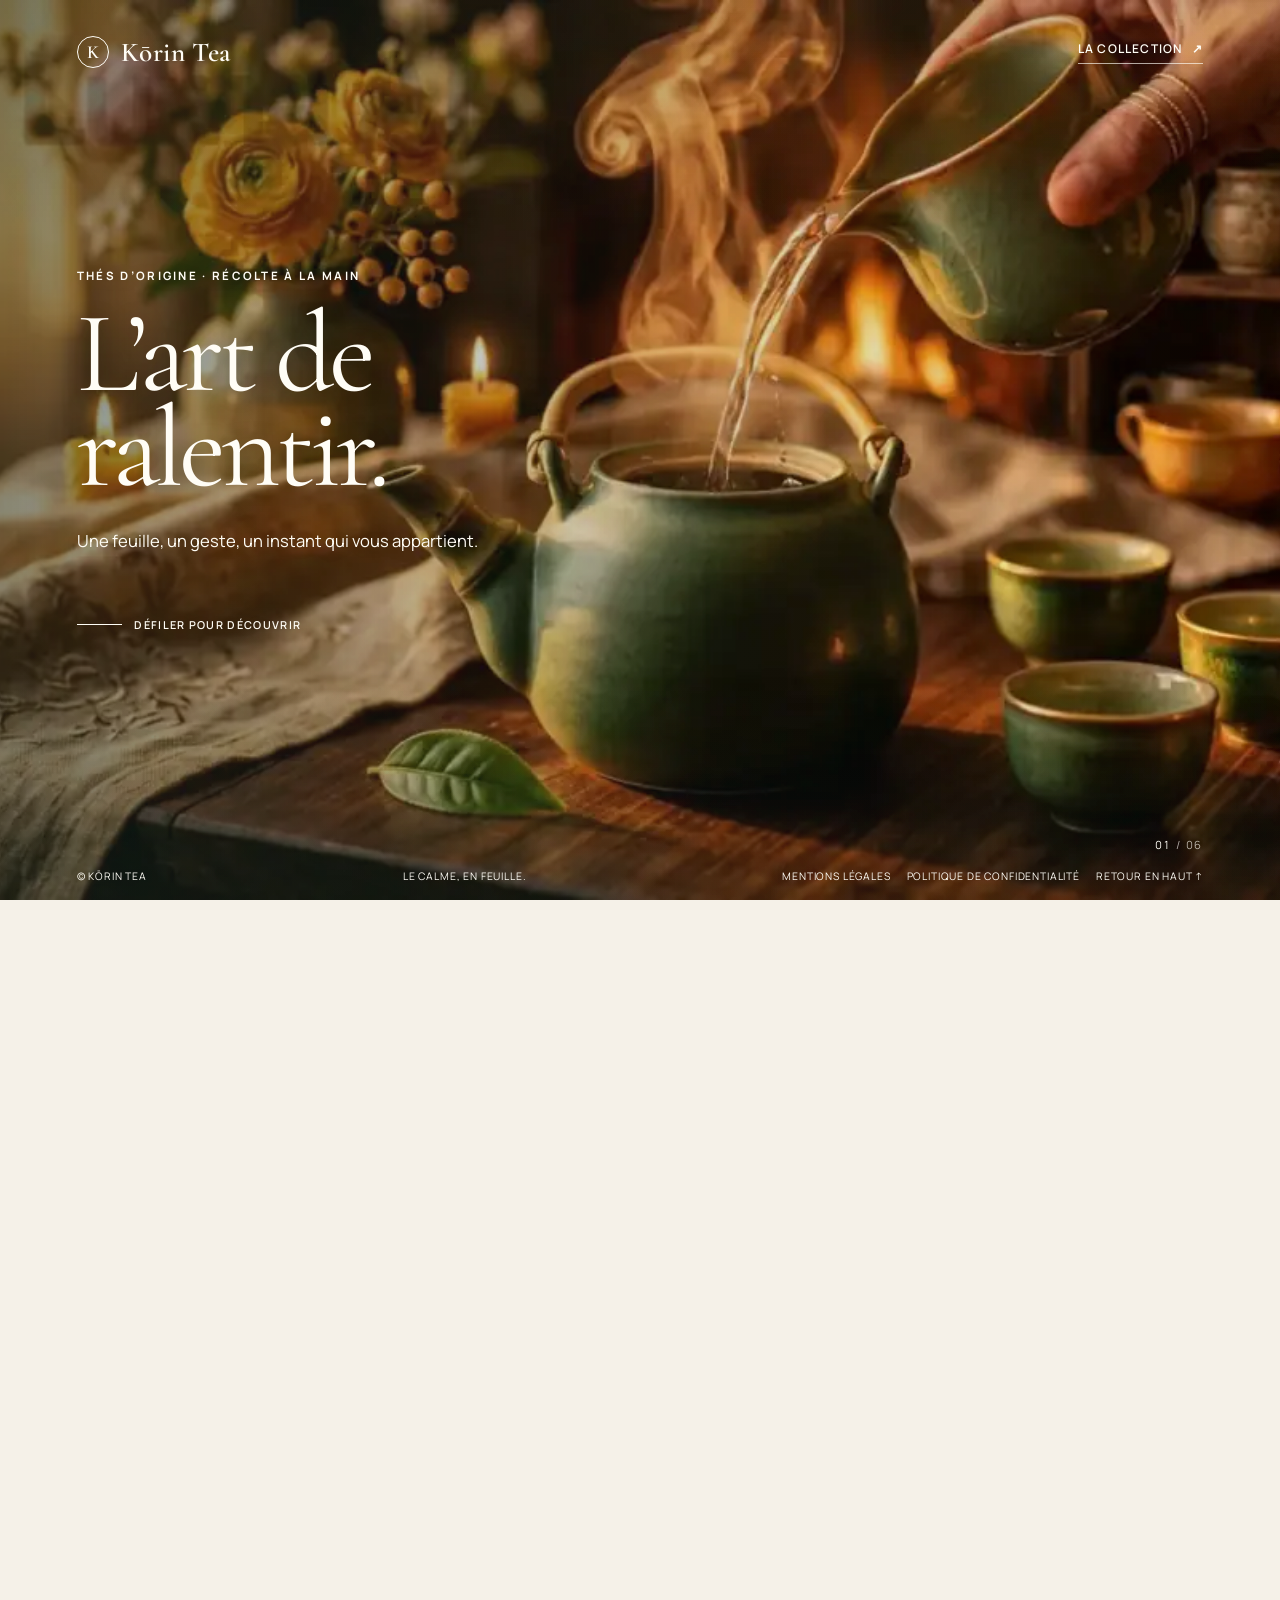
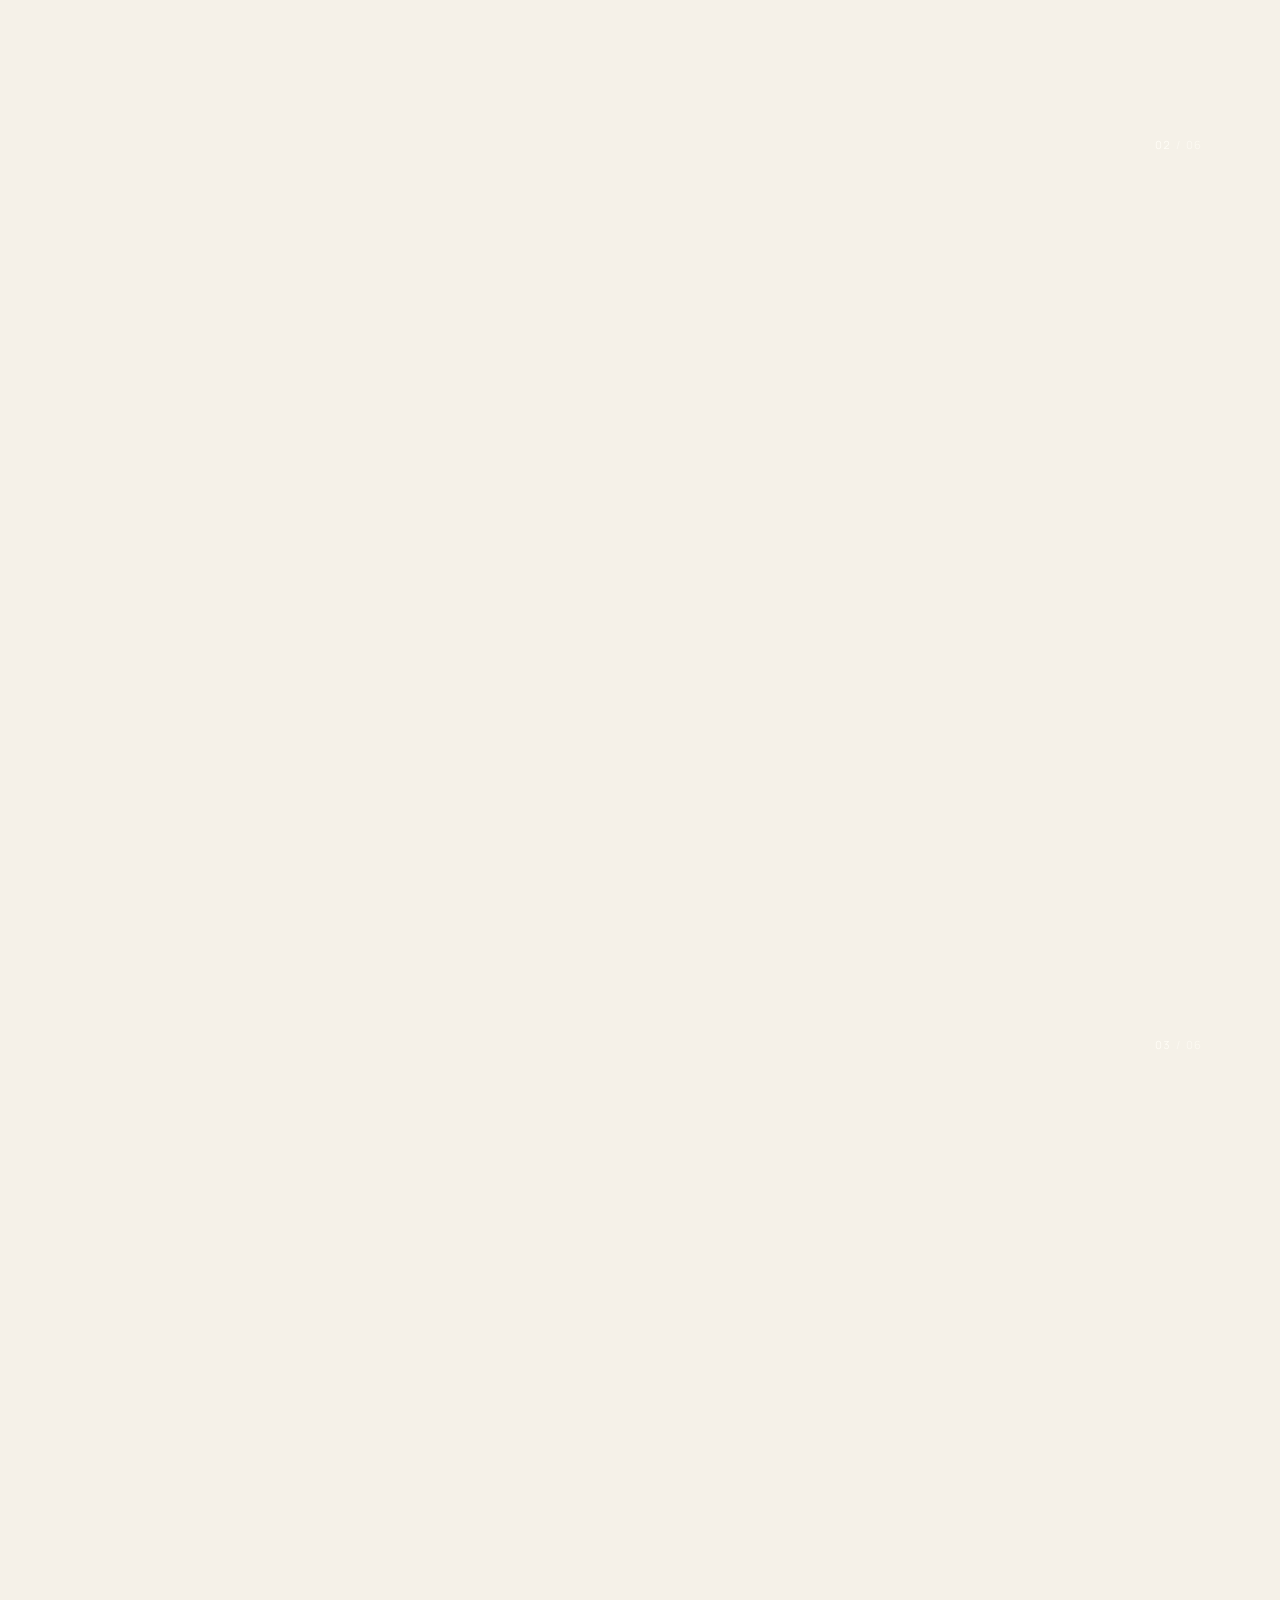
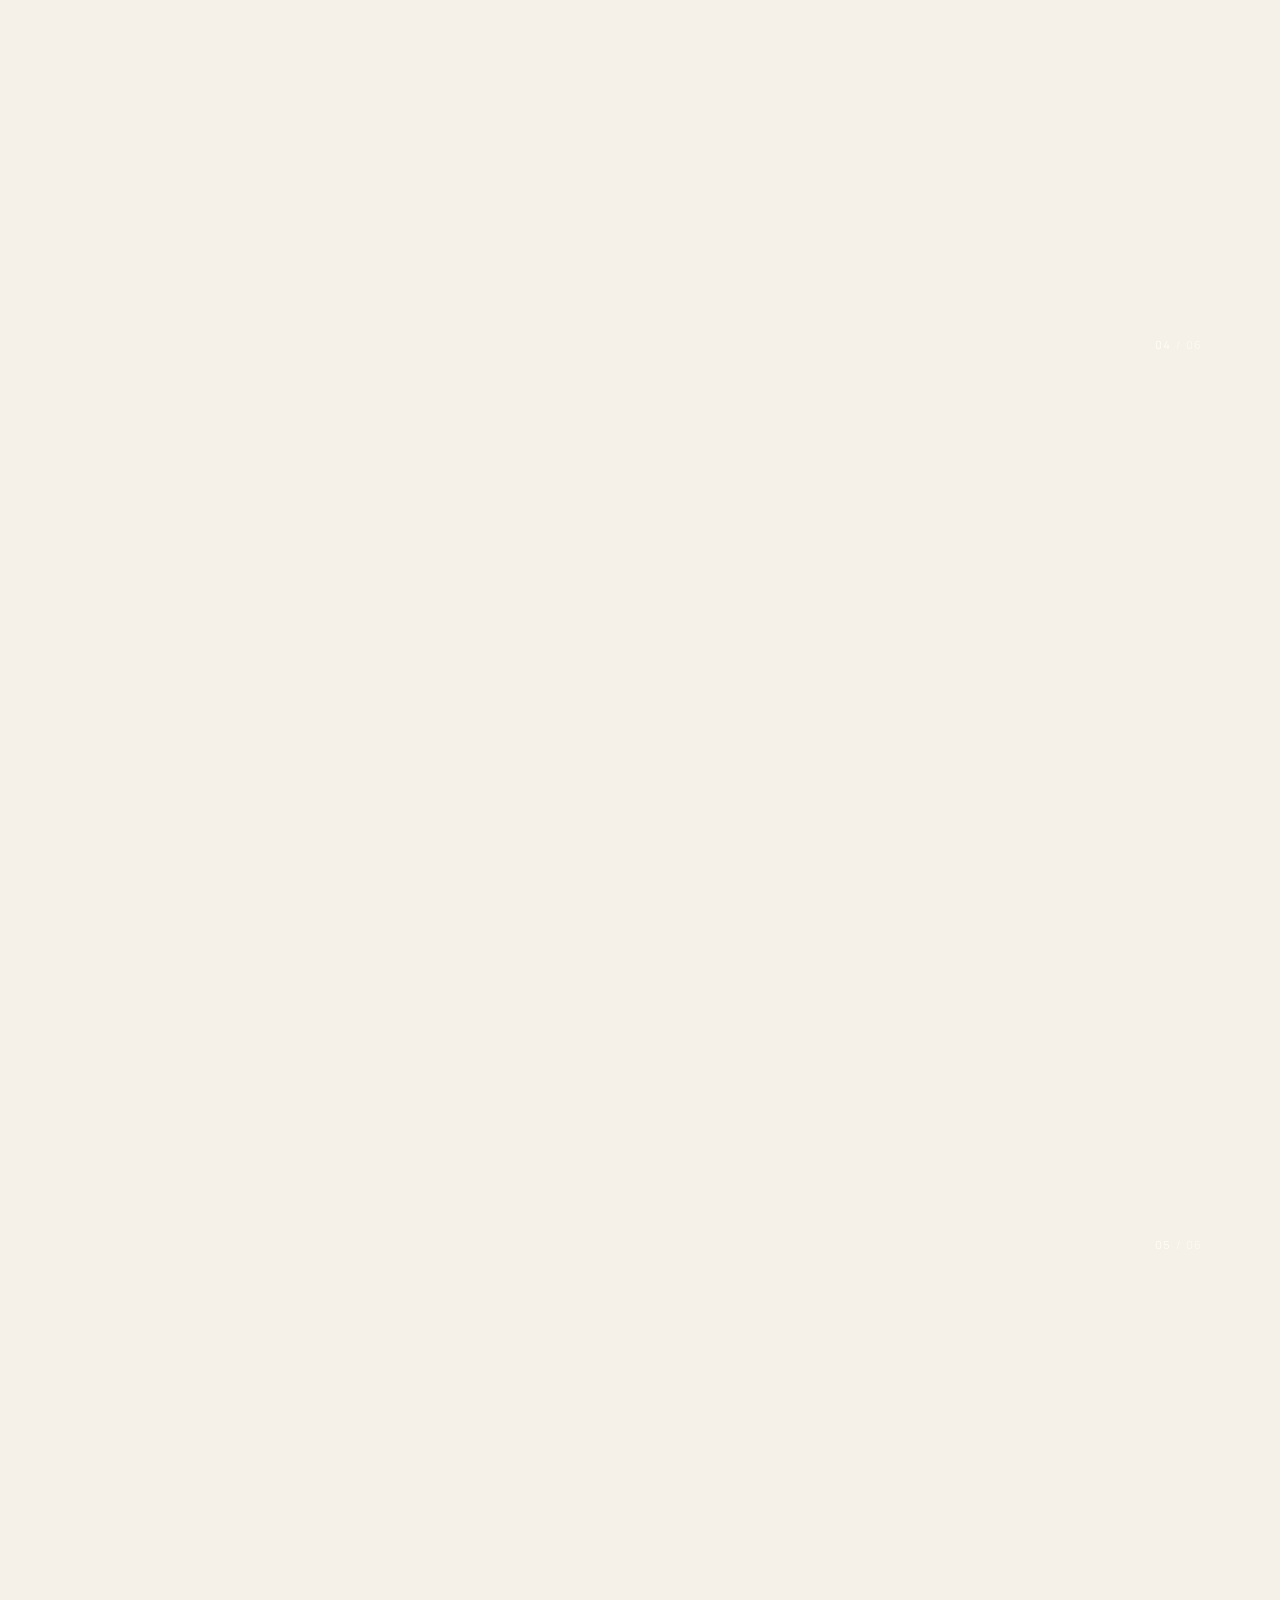
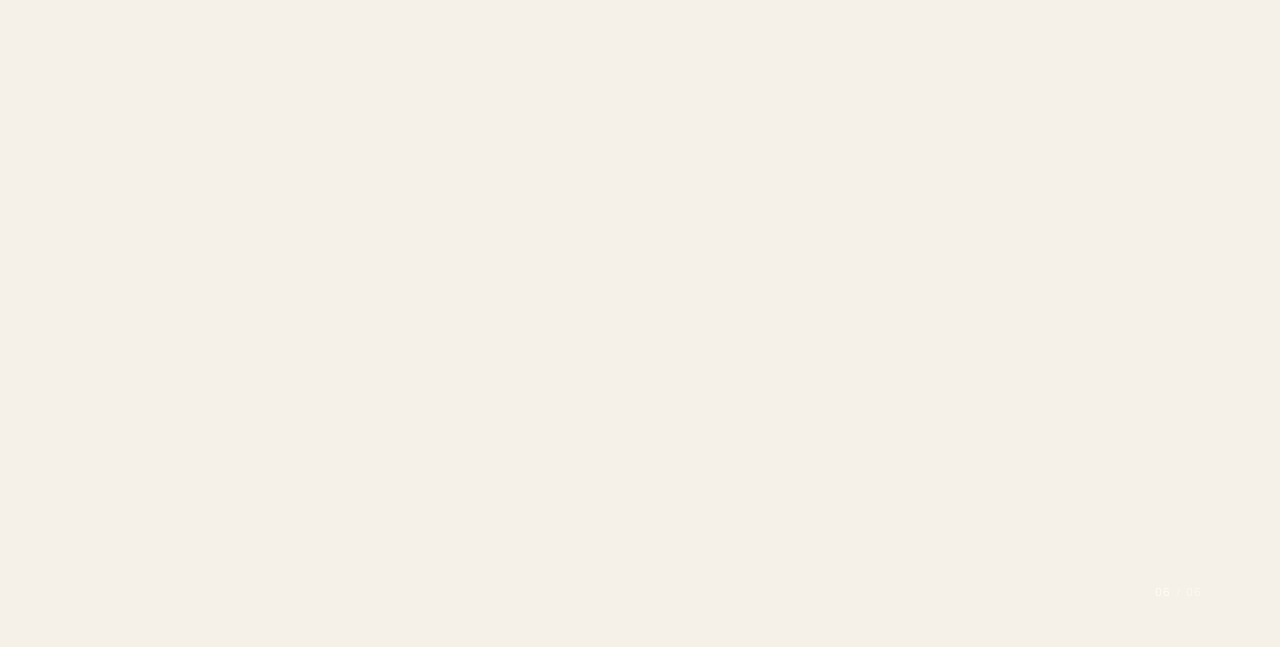
<file: index.html>
<!doctype html>
<html lang="fr">
  <head>
    <meta charset="utf-8" />
    <meta name="viewport" content="width=device-width, initial-scale=1" />
    <meta
      name="description"
      content="Kōrin Tea — thés japonais d’origine tracée, récoltés à la main. Découvrez le rituel du calme."
    />
    <meta name="theme-color" content="#f5f1e8" />
    <link rel="icon" type="image/svg+xml" href="/favicon.svg" />
    <meta property="og:type" content="website" />
    <meta property="og:locale" content="fr_FR" />
    <meta property="og:url" content="https://korin-tea.vercel.app/" />
    <meta property="og:title" content="Kōrin Tea — L’art de ralentir" />
    <meta
      property="og:description"
      content="Une feuille, un geste, un instant qui vous appartient. Découvrez les thés Kōrin."
    />
    <meta property="og:image" content="https://korin-tea.vercel.app/og-image.png" />
    <meta property="og:image:type" content="image/png" />
    <meta property="og:image:width" content="1200" />
    <meta property="og:image:height" content="630" />
    <meta property="og:image:alt" content="Kōrin Tea — L’art de ralentir." />
    <meta name="twitter:card" content="summary_large_image" />
    <meta name="twitter:title" content="Kōrin Tea — L’art de ralentir" />
    <meta
      name="twitter:description"
      content="Une feuille, un geste, un instant qui vous appartient. Découvrez les thés Kōrin."
    />
    <meta name="twitter:image" content="https://korin-tea.vercel.app/og-image.png" />
    <title>Kōrin Tea — L’art de ralentir</title>
    <link rel="preconnect" href="https://fonts.googleapis.com" />
    <link rel="preconnect" href="https://fonts.gstatic.com" crossorigin />
    <link
      href="https://fonts.googleapis.com/css2?family=Cormorant+Garamond:wght@400;500;600&family=Manrope:wght@400;500;600;700&display=swap"
      rel="stylesheet"
    />
    <link rel="stylesheet" href="style.css" />
    <script defer src="script.js"></script>
  </head>
  <body>
    <div class="loader" id="loader" role="status" aria-live="polite" aria-label="Chargement du site">
      <a class="wordmark loader-wordmark" href="#accueil" aria-label="Kōrin Tea, accueil">
        <span class="wordmark-seal" aria-hidden="true">K</span>
        <span>Kōrin Tea</span>
      </a>
      <p class="loader-label" id="loader-label">Préparation de votre rituel</p>
      <div class="loader-progress" role="progressbar" aria-label="Chargement des images" aria-valuemin="0" aria-valuemax="100" aria-valuenow="0">
        <span class="loader-progress-fill" id="loader-progress-fill"></span>
      </div>
      <p class="loader-percent" id="loader-percent">0%</p>
      <div class="loader-error" id="loader-error" hidden>
        <p id="loader-error-message"></p>
        <button class="text-button" id="retry-button" type="button">Réessayer</button>
      </div>
    </div>

    <div class="site" id="site">
      <canvas class="story-canvas" id="story-canvas" aria-hidden="true"></canvas>
      <div class="canvas-shade" aria-hidden="true"></div>

      <header class="site-header">
        <a class="wordmark" href="#accueil" aria-label="Kōrin Tea, accueil">
          <span class="wordmark-seal" aria-hidden="true">K</span>
          <span>Kōrin Tea</span>
        </a>
        <a class="header-link" href="#decouvrir">La collection <span aria-hidden="true">↗</span></a>
      </header>

      <main>
        <div class="story-track" id="story-track">
          <section class="story-scene scene-hero" id="accueil" aria-labelledby="hero-title">
            <div class="scene-copy scene-copy-left">
              <p class="scene-kicker">Thés d’origine · récolte à la main</p>
              <h1 id="hero-title">L’art de<br />ralentir.</h1>
              <p class="scene-description">Une feuille, un geste, un instant qui vous appartient.</p>
              <a class="scroll-cue" href="#origine"><span class="scroll-cue-line"></span>Défiler pour découvrir</a>
            </div>
            <p class="scene-index" aria-hidden="true">01 <span>/ 06</span></p>
          </section>

          <section class="story-scene scene-origin" id="origine" aria-labelledby="origin-title">
            <div class="scene-copy scene-copy-right">
              <p class="scene-kicker">Uji, Kyoto · Japon</p>
              <h2 id="origin-title">Le temps<br />des collines.</h2>
              <p class="scene-description">Cueilli à la main, au sommet des collines. Chaque feuille suit la saison et la lumière.</p>
              <p class="scene-note">Origine tracée. Savoir-faire transmis.</p>
            </div>
            <p class="scene-index" aria-hidden="true">02 <span>/ 06</span></p>
          </section>

          <section class="story-scene scene-ritual" id="rituel" aria-labelledby="ritual-title">
            <div class="scene-copy scene-copy-left">
              <p class="scene-kicker">Le geste juste</p>
              <h2 id="ritual-title">Chaque tasse,<br />un instant à soi.</h2>
              <p class="scene-description">L’eau, la céramique, le mouvement. La journée trouve enfin son propre rythme.</p>
              <p class="scene-note">Respirer. Verser. Savourer.</p>
            </div>
            <p class="scene-index" aria-hidden="true">03 <span>/ 06</span></p>
          </section>

          <section class="story-scene scene-collection" id="collection" aria-labelledby="collection-title">
            <div class="scene-copy scene-copy-right">
              <p class="scene-kicker">La collection Kōrin</p>
              <h2 id="collection-title">Quatre thés.<br />Un seul rituel.</h2>
              <p class="scene-description">Matcha, sencha, hojicha et thé blanc : quatre expressions d’un même calme.</p>
              <div class="tea-list" aria-label="Les quatre thés de la collection">
                <span>Matcha</span><span>Sencha</span><span>Hojicha</span><span>Thé blanc</span>
              </div>
            </div>
            <p class="scene-index" aria-hidden="true">04 <span>/ 06</span></p>
          </section>

          <section class="story-scene scene-cta" id="decouvrir" aria-labelledby="cta-title">
            <div class="scene-copy scene-copy-center">
              <p class="scene-kicker">Votre pause commence ici</p>
              <h2 id="cta-title">Commencez<br />votre rituel.</h2>
              <p class="scene-description">Choisissez votre thé. Accordez-vous le temps.</p>
              <a class="button" href="#contact">Écrire à l’atelier <span aria-hidden="true">↗</span></a>
            </div>
            <p class="scene-index" aria-hidden="true">05 <span>/ 06</span></p>
          </section>

          <section class="story-scene scene-contact" id="contact" aria-labelledby="contact-title">
            <div class="scene-copy scene-copy-center">
              <p class="scene-kicker">Nous écrire</p>
              <h2 id="contact-title">Une question<br />sur le thé ?</h2>
              <p class="scene-description">Parlons de votre rituel, de vos envies ou d’une commande sur mesure.</p>

              <form
                class="contact-form"
                action="https://form.jotform.com/262863228006557"
                method="POST"
                accept-charset="UTF-8"
              >
                <div class="field-row">
                  <label class="field">
                    <span>Nom</span>
                    <input type="text" name="name" placeholder="Votre nom" autocomplete="name" required />
                  </label>
                  <label class="field">
                    <span>Email</span>
                    <input type="email" name="email" placeholder="votre@email.com" autocomplete="email" required />
                  </label>
                </div>

                <label class="field">
                  <span>Message</span>
                  <textarea name="message" rows="4" placeholder="Décrivez votre demande…" required></textarea>
                </label>

                <div class="form-actions">
                  <button class="button contact-submit" type="submit">Envoyer ma demande <span aria-hidden="true">↗</span></button>
                  <p class="form-note">Réponse sous 24h · Formulaire sécurisé Jotform</p>
                </div>

                <p class="form-status" role="status" aria-live="polite" hidden>
                  Merci. Votre message a bien été préparé et sera transmis rapidement.
                </p>
              </form>
            </div>
            <p class="scene-index" aria-hidden="true">06 <span>/ 06</span></p>
          </section>
        </div>
      </main>

      <footer class="site-footer">
        <span>© Kōrin Tea</span>
        <span>Le calme, en feuille.</span>
        <div class="footer-links">
          <a href="mentions-legales.html">Mentions légales</a>
          <a href="politique-confidentialite.html">Politique de confidentialité</a>
          <a href="#accueil">Retour en haut ↑</a>
        </div>
      </footer>
    </div>

    <noscript>
      <style>
        .loader { display: none !important; }
        .site { min-height: 100vh; opacity: 1; }
        .story-canvas { display: none; }
        .canvas-shade { background: rgba(20, 36, 28, 0.82); }
      </style>
      <p class="noscript-message">Activez JavaScript pour profiter du défilement animé. Le récit reste accessible ci-dessous.</p>
    </noscript>
  </body>
</html>
</file>
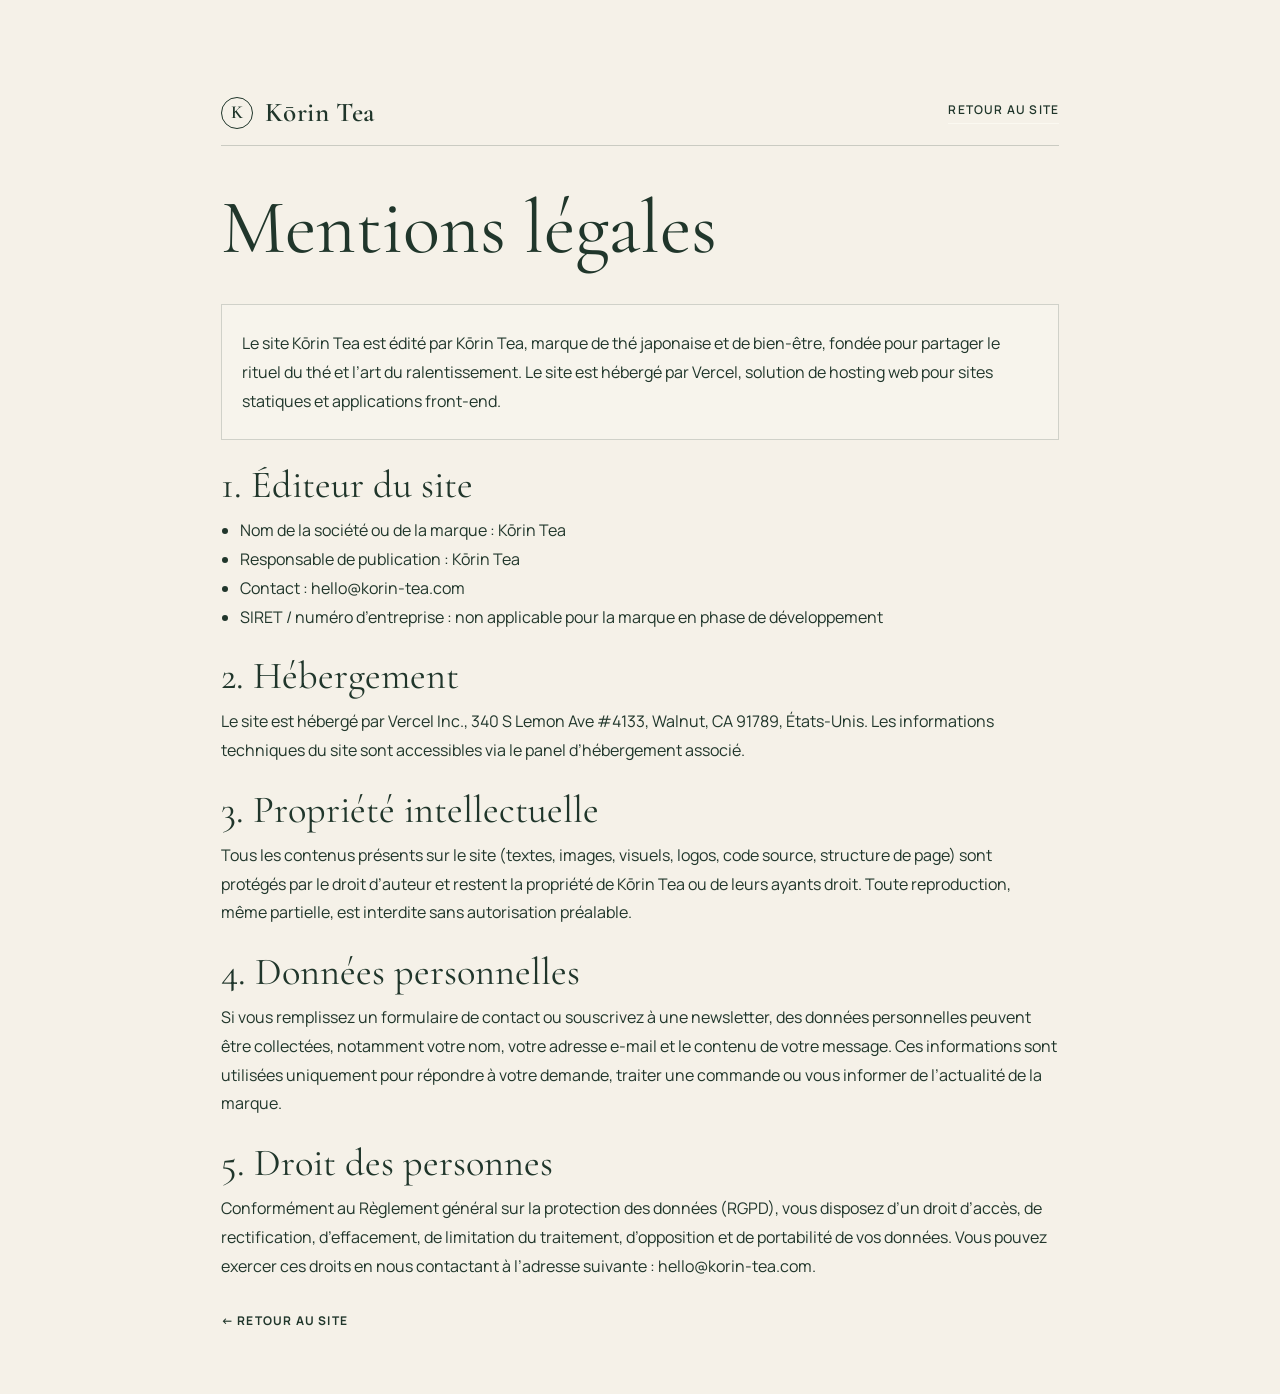
<file: mentions-legales.html>
<!doctype html>
<html lang="fr">
  <head>
    <meta charset="utf-8" />
    <meta name="viewport" content="width=device-width, initial-scale=1" />
    <meta name="description" content="Mentions légales de Kōrin Tea." />
    <title>Mentions légales — Kōrin Tea</title>
    <link rel="preconnect" href="https://fonts.googleapis.com" />
    <link rel="preconnect" href="https://fonts.gstatic.com" crossorigin />
    <link
      href="https://fonts.googleapis.com/css2?family=Cormorant+Garamond:wght@400;500;600&family=Manrope:wght@400;500;600;700&display=swap"
      rel="stylesheet"
    />
    <link rel="stylesheet" href="style.css" />
  </head>
  <body class="legal-page">
    <div class="legal-shell">
      <header class="legal-header">
        <a class="wordmark" href="index.html" aria-label="Kōrin Tea, accueil">
          <span class="wordmark-seal" aria-hidden="true">K</span>
          <span>Kōrin Tea</span>
        </a>
        <a href="index.html" class="header-link">Retour au site</a>
      </header>

      <main class="legal-content">
        <h1>Mentions légales</h1>

        <div class="legal-card">
          <p>
            Le site Kōrin Tea est édité par Kōrin Tea, marque de thé japonaise et de bien-être,
            fondée pour partager le rituel du thé et l’art du ralentissement. Le site est hébergé
            par Vercel, solution de hosting web pour sites statiques et applications front-end.
          </p>
        </div>

        <section>
          <h2>1. Éditeur du site</h2>
          <ul>
            <li>Nom de la société ou de la marque : Kōrin Tea</li>
            <li>Responsable de publication : Kōrin Tea</li>
            <li>Contact : hello@korin-tea.com</li>
            <li>SIRET / numéro d’entreprise : non applicable pour la marque en phase de développement</li>
          </ul>
        </section>

        <section>
          <h2>2. Hébergement</h2>
          <p>
            Le site est hébergé par Vercel Inc., 340 S Lemon Ave #4133, Walnut, CA 91789, États-Unis.
            Les informations techniques du site sont accessibles via le panel d’hébergement associé.
          </p>
        </section>

        <section>
          <h2>3. Propriété intellectuelle</h2>
          <p>
            Tous les contenus présents sur le site (textes, images, visuels, logos, code source,
            structure de page) sont protégés par le droit d’auteur et restent la propriété de
            Kōrin Tea ou de leurs ayants droit. Toute reproduction, même partielle, est interdite
            sans autorisation préalable.
          </p>
        </section>

        <section>
          <h2>4. Données personnelles</h2>
          <p>
            Si vous remplissez un formulaire de contact ou souscrivez à une newsletter, des données
            personnelles peuvent être collectées, notamment votre nom, votre adresse e-mail et le
            contenu de votre message. Ces informations sont utilisées uniquement pour répondre à
            votre demande, traiter une commande ou vous informer de l’actualité de la marque.
          </p>
        </section>

        <section>
          <h2>5. Droit des personnes</h2>
          <p>
            Conformément au Règlement général sur la protection des données (RGPD), vous disposez
            d’un droit d’accès, de rectification, d’effacement, de limitation du traitement, d’opposition
            et de portabilité de vos données. Vous pouvez exercer ces droits en nous contactant à l’adresse
            suivante : hello@korin-tea.com.
          </p>
        </section>
      </main>

      <a class="legal-back" href="index.html">← Retour au site</a>
    </div>
  </body>
</html>
</file>
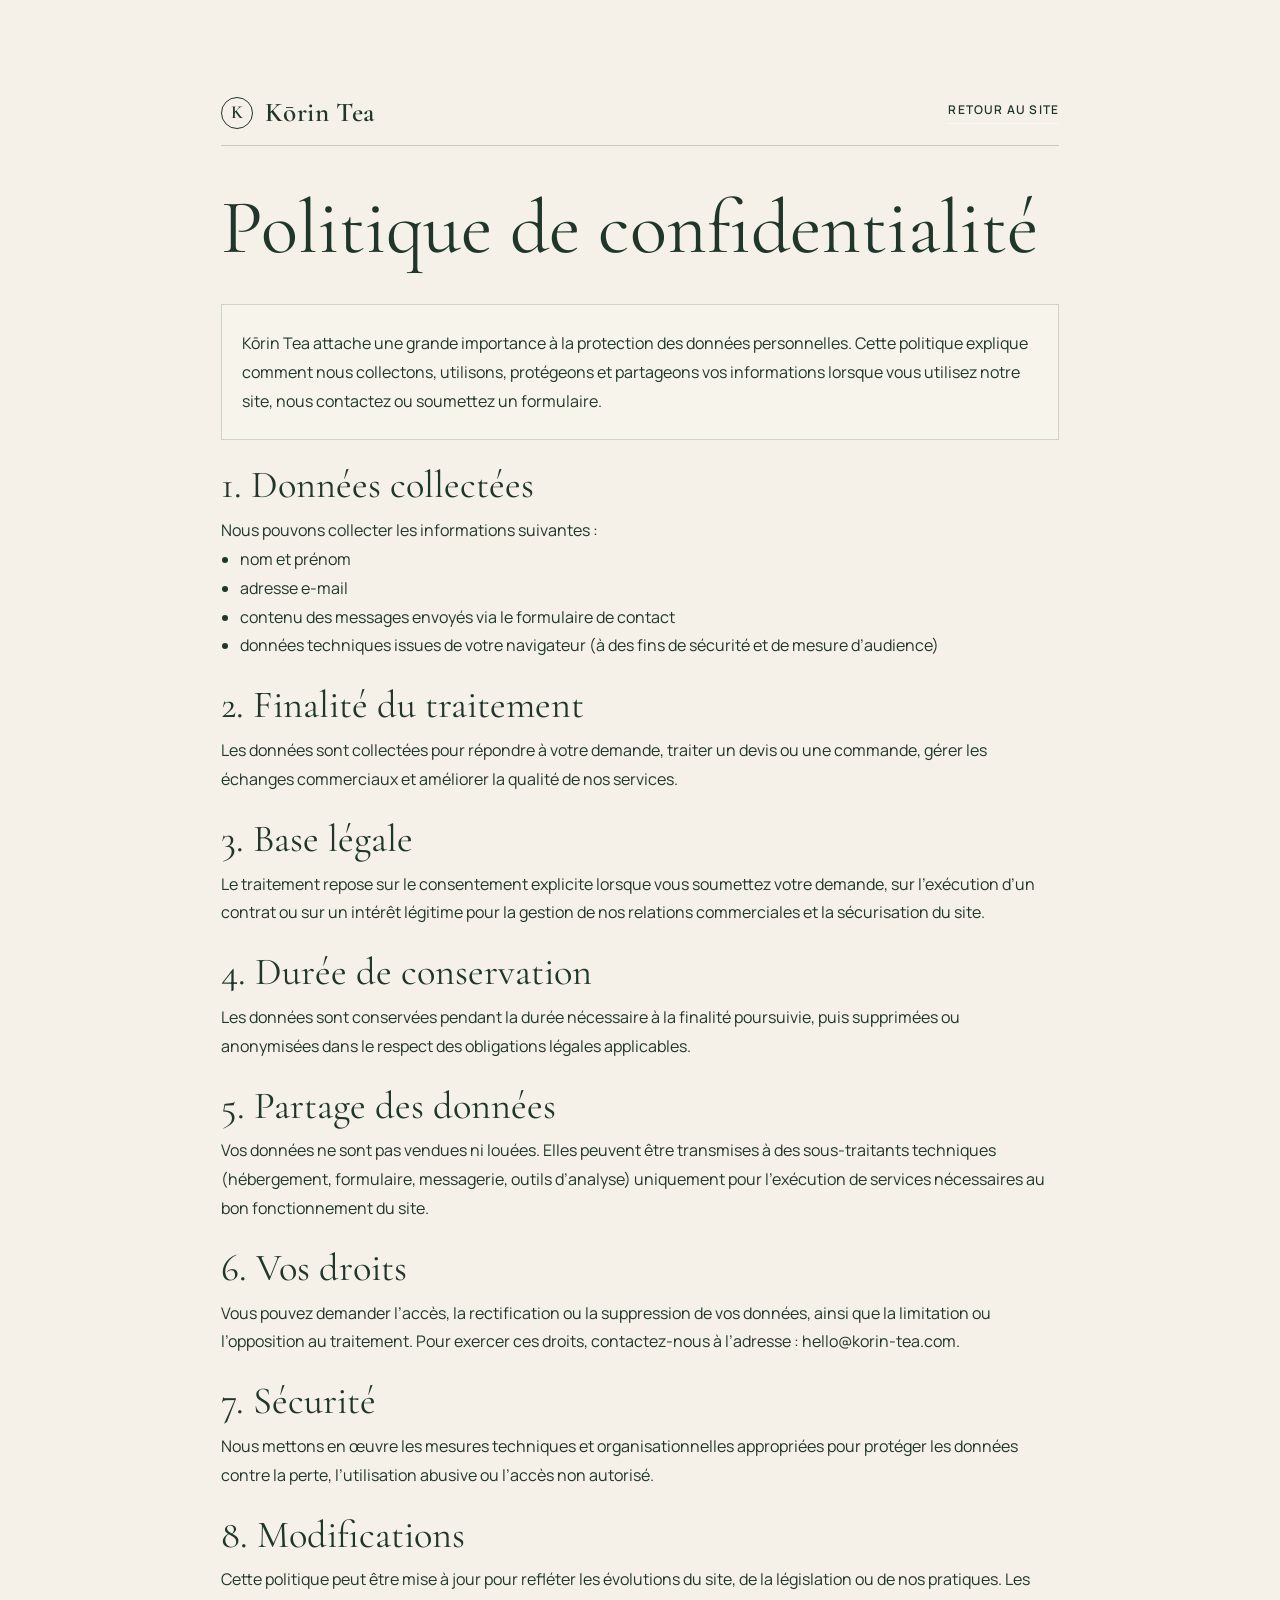
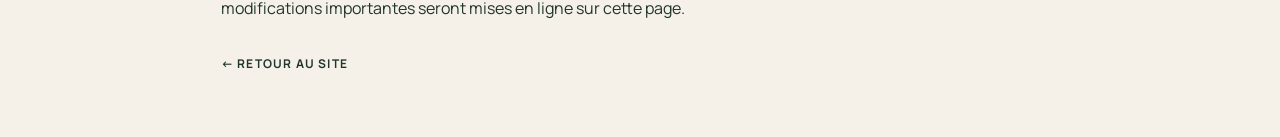
<file: politique-confidentialite.html>
<!doctype html>
<html lang="fr">
  <head>
    <meta charset="utf-8" />
    <meta name="viewport" content="width=device-width, initial-scale=1" />
    <meta name="description" content="Politique de confidentialité de Kōrin Tea." />
    <title>Politique de confidentialité — Kōrin Tea</title>
    <link rel="preconnect" href="https://fonts.googleapis.com" />
    <link rel="preconnect" href="https://fonts.gstatic.com" crossorigin />
    <link
      href="https://fonts.googleapis.com/css2?family=Cormorant+Garamond:wght@400;500;600&family=Manrope:wght@400;500;600;700&display=swap"
      rel="stylesheet"
    />
    <link rel="stylesheet" href="style.css" />
  </head>
  <body class="legal-page">
    <div class="legal-shell">
      <header class="legal-header">
        <a class="wordmark" href="index.html" aria-label="Kōrin Tea, accueil">
          <span class="wordmark-seal" aria-hidden="true">K</span>
          <span>Kōrin Tea</span>
        </a>
        <a href="index.html" class="header-link">Retour au site</a>
      </header>

      <main class="legal-content">
        <h1>Politique de confidentialité</h1>

        <div class="legal-card">
          <p>
            Kōrin Tea attache une grande importance à la protection des données personnelles. Cette
            politique explique comment nous collectons, utilisons, protégeons et partageons vos
            informations lorsque vous utilisez notre site, nous contactez ou soumettez un formulaire.
          </p>
        </div>

        <section>
          <h2>1. Données collectées</h2>
          <p>Nous pouvons collecter les informations suivantes :</p>
          <ul>
            <li>nom et prénom</li>
            <li>adresse e-mail</li>
            <li>contenu des messages envoyés via le formulaire de contact</li>
            <li>données techniques issues de votre navigateur (à des fins de sécurité et de mesure d’audience)</li>
          </ul>
        </section>

        <section>
          <h2>2. Finalité du traitement</h2>
          <p>
            Les données sont collectées pour répondre à votre demande, traiter un devis ou une
            commande, gérer les échanges commerciaux et améliorer la qualité de nos services.
          </p>
        </section>

        <section>
          <h2>3. Base légale</h2>
          <p>
            Le traitement repose sur le consentement explicite lorsque vous soumettez votre demande,
            sur l’exécution d’un contrat ou sur un intérêt légitime pour la gestion de nos relations
            commerciales et la sécurisation du site.
          </p>
        </section>

        <section>
          <h2>4. Durée de conservation</h2>
          <p>
            Les données sont conservées pendant la durée nécessaire à la finalité poursuivie, puis
            supprimées ou anonymisées dans le respect des obligations légales applicables.
          </p>
        </section>

        <section>
          <h2>5. Partage des données</h2>
          <p>
            Vos données ne sont pas vendues ni louées. Elles peuvent être transmises à des sous-traitants
            techniques (hébergement, formulaire, messagerie, outils d’analyse) uniquement pour l’exécution
            de services nécessaires au bon fonctionnement du site.
          </p>
        </section>

        <section>
          <h2>6. Vos droits</h2>
          <p>
            Vous pouvez demander l’accès, la rectification ou la suppression de vos données, ainsi que la
            limitation ou l’opposition au traitement. Pour exercer ces droits, contactez-nous à l’adresse :
            hello@korin-tea.com.
          </p>
        </section>

        <section>
          <h2>7. Sécurité</h2>
          <p>
            Nous mettons en œuvre les mesures techniques et organisationnelles appropriées pour protéger
            les données contre la perte, l’utilisation abusive ou l’accès non autorisé.
          </p>
        </section>

        <section>
          <h2>8. Modifications</h2>
          <p>
            Cette politique peut être mise à jour pour refléter les évolutions du site, de la législation
            ou de nos pratiques. Les modifications importantes seront mises en ligne sur cette page.
          </p>
        </section>
      </main>

      <a class="legal-back" href="index.html">← Retour au site</a>
    </div>
  </body>
</html>
</file>
<file: style.css>
:root {
  color-scheme: light;
  --color-background: #f5f1e8;
  --color-text: #20362b;
  --color-accent: #47684d;
  --color-secondary: #765538;
  --color-border: #7b8a78;
  --font-heading: "Cormorant Garamond", Georgia, serif;
  --font-body: "Manrope", Arial, sans-serif;
  --gutter: clamp(1.25rem, 6vw, 6.5rem);
  --ease-silk: cubic-bezier(0.22, 1, 0.36, 1);
}

* {
  box-sizing: border-box;
}

html {
  scroll-behavior: smooth;
  background: var(--color-background);
  scrollbar-color: var(--color-accent) var(--color-background);
}

body {
  margin: 0;
  min-width: 320px;
  background: var(--color-background);
  color: var(--color-text);
  font-family: var(--font-body);
  -webkit-font-smoothing: antialiased;
  text-rendering: optimizeLegibility;
}

::selection {
  color: var(--color-background);
  background: var(--color-accent);
}

a {
  color: inherit;
  text-underline-offset: 0.25em;
}

a:focus-visible,
button:focus-visible {
  outline: 2px solid var(--color-secondary);
  outline-offset: 5px;
}

.loader {
  position: fixed;
  z-index: 20;
  inset: 0;
  display: grid;
  align-content: center;
  justify-items: center;
  gap: 1.15rem;
  padding: 2rem;
  background: var(--color-background);
  transition: opacity 600ms var(--ease-silk), visibility 600ms;
}

.loader.is-done {
  visibility: hidden;
  opacity: 0;
  pointer-events: none;
}

.loader-wordmark {
  margin-bottom: 2rem;
}

.loader-label,
.loader-percent {
  margin: 0;
  color: var(--color-text);
  font-size: 0.8rem;
  letter-spacing: 0.12em;
  text-transform: uppercase;
}

.loader-progress {
  width: min(18rem, 72vw);
  height: 2px;
  overflow: hidden;
  background: #d6d8ce;
}

.loader-progress-fill {
  display: block;
  width: 0;
  height: 100%;
  background: var(--color-accent);
  transition: width 160ms linear;
}

.loader-percent {
  font-variant-numeric: tabular-nums;
}

.loader-error {
  max-width: 29rem;
  color: var(--color-text);
  text-align: center;
  line-height: 1.7;
}

.loader-error[hidden] {
  display: none;
}

.text-button {
  padding: 0.5rem 0;
  border: 0;
  border-bottom: 1px solid var(--color-accent);
  background: transparent;
  color: var(--color-accent);
  font: 700 0.85rem var(--font-body);
  cursor: pointer;
}

.site {
  min-height: 100%;
  overflow: clip;
  opacity: 0;
  transition: opacity 800ms ease;
}

.site.is-ready {
  opacity: 1;
}

.story-canvas,
.canvas-shade {
  position: fixed;
  z-index: 0;
  inset: 0;
  width: 100%;
  height: 100%;
}

.story-canvas {
  display: block;
  background: #d6d9c9;
}

.canvas-shade {
  pointer-events: none;
  background:
    linear-gradient(90deg, rgba(20, 36, 28, 0.5) 0%, rgba(20, 36, 28, 0.15) 54%, rgba(20, 36, 28, 0.02) 100%),
    linear-gradient(0deg, rgba(20, 36, 28, 0.3), transparent 24%, transparent 75%, rgba(20, 36, 28, 0.16));
}

.site-header,
.site-footer {
  position: absolute;
  z-index: 3;
  right: var(--gutter);
  left: var(--gutter);
  display: flex;
  align-items: center;
  justify-content: space-between;
  color: #fffdf6;
}

.site-header {
  top: 0;
  min-height: 6.5rem;
}

.wordmark {
  display: inline-flex;
  align-items: center;
  gap: 0.75rem;
  color: var(--color-text);
  font-family: var(--font-heading);
  font-size: 1.7rem;
  font-weight: 600;
  letter-spacing: 0.02em;
  text-decoration: none;
}

.site-header .wordmark,
.loader-wordmark {
  color: #fffdf6;
}

.wordmark-seal {
  display: grid;
  width: 2rem;
  height: 2rem;
  place-items: center;
  border: 1px solid currentColor;
  border-radius: 50%;
  font-size: 1.15rem;
  line-height: 1;
}

.header-link {
  padding-bottom: 0.35rem;
  border-bottom: 1px solid rgba(255, 253, 246, 0.65);
  font-size: 0.75rem;
  font-weight: 600;
  letter-spacing: 0.1em;
  text-decoration: none;
  text-transform: uppercase;
}

.header-link span {
  padding-left: 0.4rem;
}

.story-track {
  position: relative;
  z-index: 1;
}

.story-scene {
  position: relative;
  display: flex;
  min-height: 100svh;
  align-items: center;
  padding: 8rem var(--gutter);
  color: #fffdf6;
  scroll-margin-top: 0;
}

.scene-copy {
  width: min(38rem, 55vw);
  opacity: 0;
  transform: translateY(18px);
  transition: opacity 260ms ease, transform 260ms ease;
  text-shadow: 0 2px 24px rgba(16, 31, 23, 0.2);
}

.story-scene.is-visible .scene-copy {
  opacity: 1;
  transform: translateY(0);
}

.scene-copy-left {
  margin-right: auto;
}

.scene-copy-right {
  margin-left: auto;
}

.scene-copy-center {
  width: min(48rem, 90vw);
  margin: 0 auto;
  text-align: center;
}

.scene-kicker {
  margin: 0 0 1.4rem;
  font-size: 0.72rem;
  font-weight: 700;
  letter-spacing: 0.2em;
  text-transform: uppercase;
}

.scene-copy h1,
.scene-copy h2 {
  margin: 0;
  font-family: var(--font-heading);
  font-size: clamp(4.25rem, 9vw, 8.5rem);
  font-weight: 400;
  letter-spacing: -0.045em;
  line-height: 0.83;
  text-wrap: balance;
}

.scene-copy h2 {
  font-size: clamp(3.75rem, 7.3vw, 7rem);
}

.scene-description {
  max-width: 31rem;
  margin: 1.8rem 0 0;
  font-size: clamp(1rem, 1.3vw, 1.2rem);
  line-height: 1.8;
  text-wrap: pretty;
}

.scene-copy-center .scene-description {
  margin-right: auto;
  margin-left: auto;
}

.scene-note {
  margin: 2rem 0 0;
  font-size: 0.7rem;
  font-weight: 600;
  letter-spacing: 0.14em;
  text-transform: uppercase;
}

.scroll-cue {
  display: inline-flex;
  align-items: center;
  gap: 0.8rem;
  margin-top: 3.8rem;
  font-size: 0.68rem;
  font-weight: 600;
  letter-spacing: 0.12em;
  text-decoration: none;
  text-transform: uppercase;
}

.scroll-cue-line {
  width: 2.8rem;
  height: 1px;
  background: currentColor;
  transform-origin: left;
  animation: cue-breathe 2.2s ease-in-out infinite alternate;
}

.scene-index {
  position: absolute;
  right: var(--gutter);
  bottom: 3rem;
  margin: 0;
  font-size: 0.7rem;
  font-variant-numeric: tabular-nums;
  letter-spacing: 0.16em;
}

.scene-index span {
  opacity: 0.68;
}

.tea-list {
  display: flex;
  flex-wrap: wrap;
  gap: 0.7rem 1.3rem;
  margin-top: 2rem;
  font-size: 0.7rem;
  font-weight: 600;
  letter-spacing: 0.12em;
  text-transform: uppercase;
}

.tea-list span + span::before {
  padding-right: 1.3rem;
  color: rgba(255, 253, 246, 0.72);
  content: "·";
}

.button {
  display: inline-flex;
  min-height: 3.4rem;
  align-items: center;
  justify-content: center;
  gap: 1.1rem;
  margin-top: 2.4rem;
  padding: 0.9rem 1.45rem;
  border: 1px solid rgba(255, 253, 246, 0.8);
  background: var(--color-background);
  color: var(--color-text);
  font-size: 0.75rem;
  font-weight: 700;
  letter-spacing: 0.04em;
  text-decoration: none;
  text-shadow: none;
  transition: color 220ms ease, background 220ms ease, transform 220ms var(--ease-silk);
}

.button:hover {
  transform: translateY(-2px);
  background: transparent;
  color: #fffdf6;
}

.contact-form {
  width: min(42rem, 100%);
  margin: 2.5rem auto 0;
  padding: 1.4rem;
  border: 1px solid rgba(255, 253, 246, 0.32);
  background: rgba(24, 33, 29, 0.12);
}

.field-row {
  display: grid;
  grid-template-columns: repeat(2, minmax(0, 1fr));
  gap: 1rem;
}

.field {
  display: grid;
  gap: 0.55rem;
  text-align: left;
}

.field span {
  font-size: 0.68rem;
  font-weight: 700;
  letter-spacing: 0.12em;
  text-transform: uppercase;
}

.field input,
.field textarea {
  width: 100%;
  padding: 0.92rem 1rem;
  border: 1px solid rgba(255, 253, 246, 0.34);
  background: rgba(255, 253, 246, 0.05);
  color: #fffdf6;
  font: inherit;
}

.field textarea {
  resize: vertical;
  min-height: 9rem;
}

.field input::placeholder,
.field textarea::placeholder {
  color: rgba(255, 253, 246, 0.7);
}

.field input:focus,
.field textarea:focus {
  border-color: rgba(255, 253, 246, 0.7);
  outline: 2px solid rgba(255, 253, 246, 0.2);
  outline-offset: 0;
}

.form-actions {
  display: flex;
  flex-wrap: wrap;
  align-items: center;
  justify-content: space-between;
  gap: 0.9rem 1rem;
  margin-top: 1.5rem;
}

.contact-submit {
  margin-top: 0;
}

.form-note {
  margin: 0;
  color: rgba(255, 253, 246, 0.76);
  font-size: 0.62rem;
  font-weight: 600;
  letter-spacing: 0.1em;
  text-transform: uppercase;
}

.form-status {
  margin: 1rem 0 0;
  padding: 0.8rem 0.9rem;
  border: 1px solid rgba(255, 253, 246, 0.3);
  background: rgba(255, 253, 246, 0.05);
  color: #fffdf6;
  font-size: 0.8rem;
  line-height: 1.6;
}

.site-footer {
  position: fixed;
  bottom: 0;
  min-height: 3rem;
  pointer-events: none;
  font-size: 0.65rem;
  letter-spacing: 0.08em;
  text-transform: uppercase;
}

.footer-links {
  display: inline-flex;
  align-items: center;
  gap: 1rem;
}

.site-footer a {
  pointer-events: auto;
  text-decoration: none;
}

.site-footer a:hover {
  text-decoration: underline;
  text-underline-offset: 0.3em;
}

.legal-page {
  min-height: 100vh;
  background: var(--color-background);
  color: var(--color-text);
}

.legal-shell {
  max-width: 62rem;
  margin: 0 auto;
  padding: 6rem var(--gutter) 4rem;
}

.legal-header {
  display: flex;
  align-items: center;
  justify-content: space-between;
  gap: 1rem;
  margin-bottom: 2.5rem;
  padding-bottom: 1rem;
  border-bottom: 1px solid rgba(32, 54, 43, 0.2);
}

.legal-header .wordmark {
  color: var(--color-text);
}

.legal-content {
  display: grid;
  gap: 1.5rem;
  font-size: 1rem;
  line-height: 1.8;
}

.legal-content h1,
.legal-content h2,
.legal-content h3 {
  margin: 0 0 0.6rem;
  font-family: var(--font-heading);
  font-weight: 400;
  line-height: 1.1;
  color: var(--color-text);
}

.legal-content h1 {
  font-size: clamp(2.8rem, 6vw, 4.8rem);
}

.legal-content h2 {
  font-size: clamp(1.8rem, 3vw, 2.7rem);
}

.legal-content p,
.legal-content ul,
.legal-content li {
  margin: 0;
}

.legal-content ul {
  padding-left: 1.2rem;
}

.legal-card {
  padding: 1.5rem 1.25rem;
  border: 1px solid rgba(32, 54, 43, 0.18);
  background: rgba(255, 255, 255, 0.18);
}

.legal-back {
  display: inline-block;
  margin-top: 2rem;
  font-size: 0.75rem;
  font-weight: 700;
  letter-spacing: 0.1em;
  text-decoration: none;
  text-transform: uppercase;
}

.noscript-message {
  position: fixed;
  z-index: 30;
  inset: auto 1rem 1rem;
  padding: 1rem;
  background: var(--color-background);
  color: var(--color-text);
}

@keyframes cue-breathe {
  from { transform: scaleX(0.55); opacity: 0.55; }
  to { transform: scaleX(1); opacity: 1; }
}

@media (max-width: 700px) {
  .site-header {
    min-height: 5.25rem;
  }

  .wordmark {
    gap: 0.55rem;
    font-size: 1.45rem;
  }

  .wordmark-seal {
    width: 1.75rem;
    height: 1.75rem;
  }

  .header-link {
    font-size: 0.62rem;
    letter-spacing: 0.07em;
  }

  .story-scene {
    min-height: 100svh;
    padding: 7rem var(--gutter) 6rem;
  }

  .scene-copy,
  .scene-copy-center {
    width: min(100%, 34rem);
  }

  .scene-copy h1 {
    font-size: clamp(4rem, 17vw, 6.2rem);
  }

  .scene-copy h2 {
    font-size: clamp(3.5rem, 14vw, 5.3rem);
  }

  .scene-copy-right {
    margin-left: 0;
  }

  .scene-copy-center {
    margin-right: auto;
    text-align: left;
  }

  .scene-copy-center .scene-description {
    margin-left: 0;
  }

  .field-row {
    grid-template-columns: 1fr;
  }

  .scene-index {
    bottom: 2.2rem;
  }

  .scroll-cue {
    margin-top: 2.6rem;
  }

  .site-footer {
    min-height: 2.5rem;
    font-size: 0.56rem;
  }

  .site-footer span:nth-child(2) {
    display: none;
  }

  .canvas-shade {
    background:
      linear-gradient(90deg, rgba(20, 36, 28, 0.52), rgba(20, 36, 28, 0.18) 82%),
      linear-gradient(0deg, rgba(20, 36, 28, 0.35), transparent 35%, rgba(20, 36, 28, 0.14));
  }
}

@media (prefers-reduced-motion: reduce) {
  *,
  *::before,
  *::after {
    scroll-behavior: auto !important;
    animation-duration: 0.01ms !important;
    animation-iteration-count: 1 !important;
    transition-duration: 0.01ms !important;
  }
}
</file>
